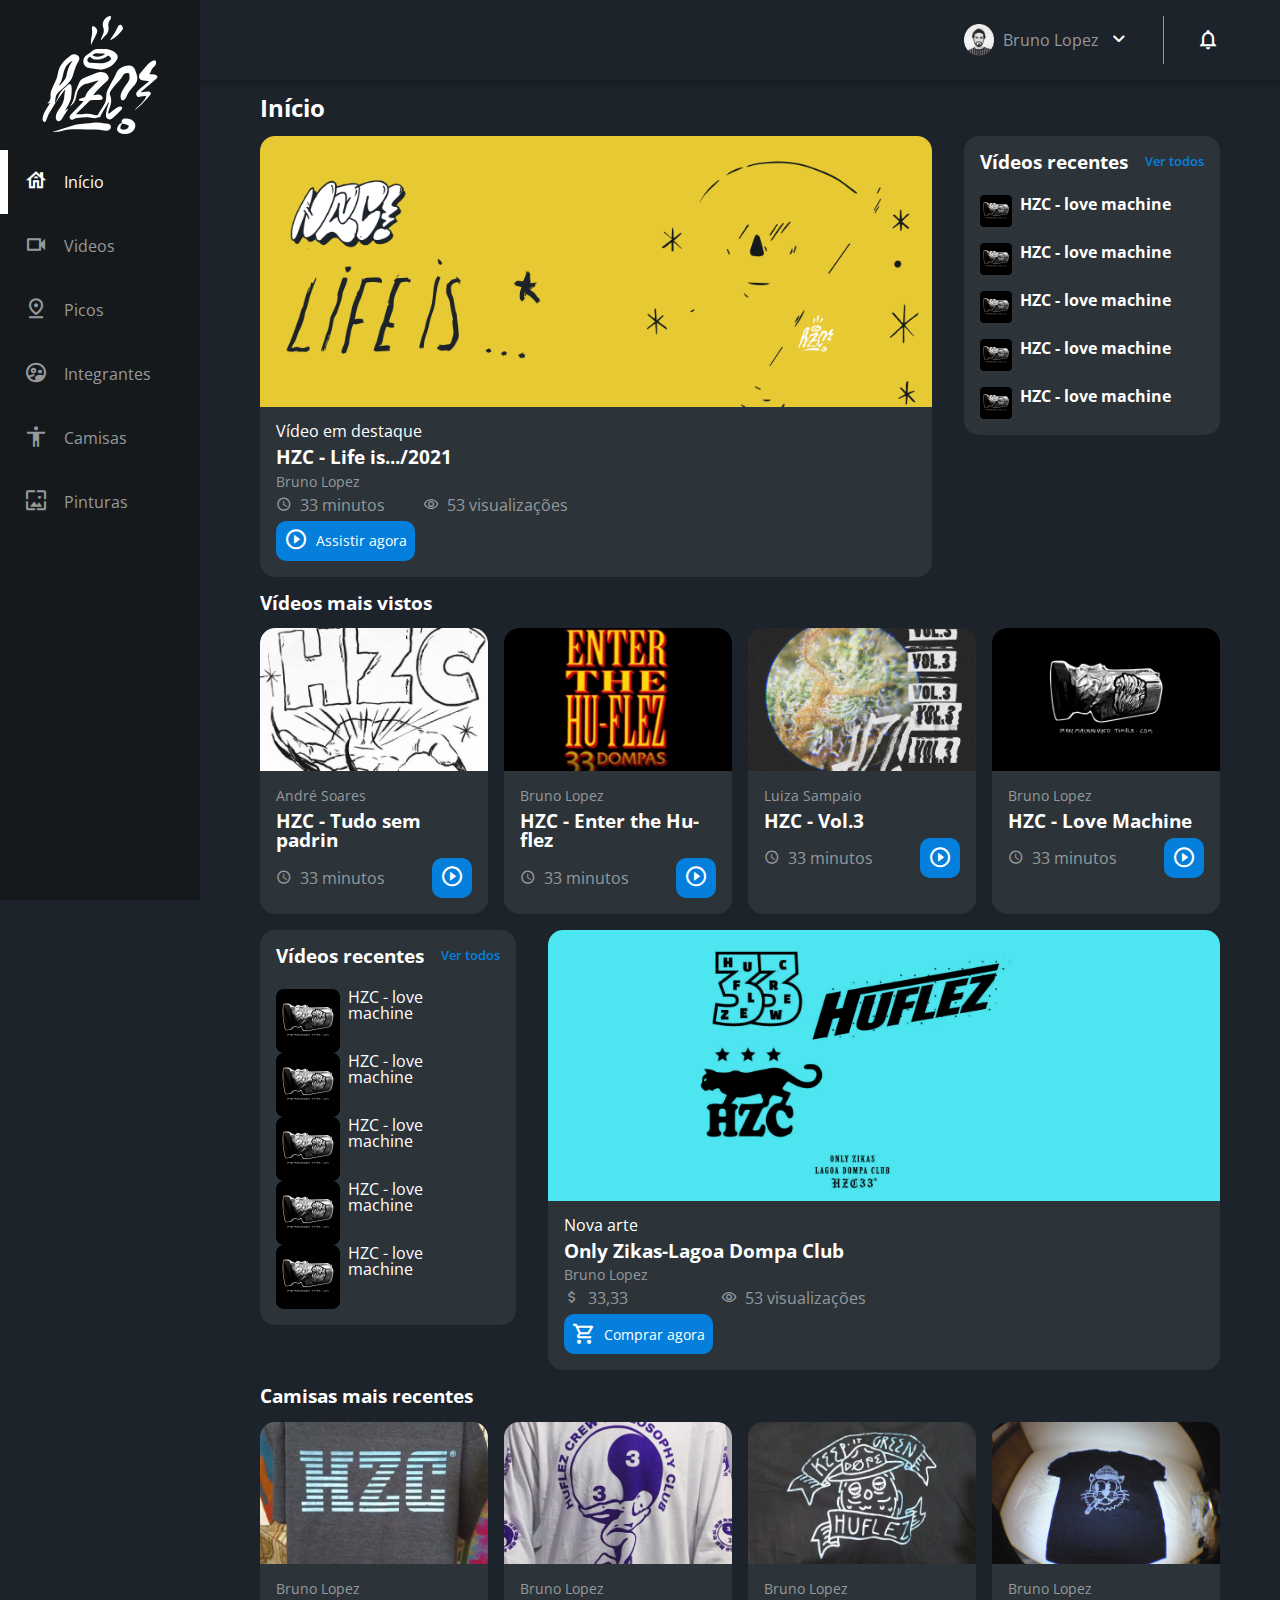
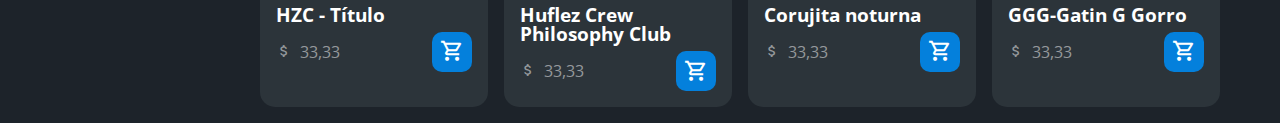
<file: index.html>
<!DOCTYPE html>
<html lang="pr-br">
<head>
	<meta charset="utf-8">
	<meta name="viewport" content="width=device-width, initial-scale=1">
	<title>HZC | Home</title>
	<link rel="stylesheet" href="css/reset.css">
	<link rel="preconnect" href="https://fonts.googleapis.com">
	<link rel="preconnect" href="https://fonts.gstatic.com" crossorigin>
	<link rel="stylesheet" href="https://fonts.googleapis.com/css2?family=Open+Sans:wght@400;600;700&display=swap">
	<link rel="stylesheet" href="css/estilos.css">
</head>
<body>
	<header class="cabecalho">
		<button class="cabecalho__menu" aria-label="menu"><i></i></button>
		<img src="img/logo.svg" alt="logotipo da HZC" class="cabecalho__logo">
		<p class="cabecalho__perfil">Bruno Lopez</p>
		<button class="cabecalho__notificacao" aria-label="notificação"><i></i></button>
	</header>
	<nav class="menu-lateral">
		<img src="img/logo.svg" alt="" class="menu-lateral__logo">
		<a href="#" class="menu-lateral__link menu-lateral__link--inicio menu-lateral__link--ativo">Início</a>
		<a href="#" class="menu-lateral__link menu-lateral__link--videos">Videos</a>
		<a href="pico.html" class="menu-lateral__link menu-lateral__link--picos">Picos</a>
		<a href="#" class="menu-lateral__link menu-lateral__link--integrantes">Integrantes</a>
		<a href="#" class="menu-lateral__link menu-lateral__link--camisas">Camisas</a>
		<a href="#" class="menu-lateral__link menu-lateral__link--pinturas">Pinturas</a>
	</nav>
	<main class="principal">
		<h2 class="titulo-pagina">Início</h2>
		<article class="cartao cartao--destaque destaque-video">
			<img src="img/banner-mobile_1.png" alt="Banner do cartão" class="cartao__imagem cartao__imagem--mobile">
			<img src="img/banner_1.png" alt="Banner do cartão" class="cartao__imagem cartao__imagem--desktop" > 
				<div class="cartao__conteudo">
					<p class="cartao__destaque">Vídeo em destaque</p>
					<h3 class="cartao__titulo">HZC - Life is.../2021</h3>
					<p class="cartao__perfil">Bruno Lopez</p>
					<p class="cartao__info cartao__info--tempo">33 minutos</p>
					<p class="cartao__info cartao__info--visualizacao">53 visualizações</p>
					<button class="cartao__botao cartao__botao--play cartao__botao--destaque">Assistir agora</button>
				</div>
		</article>
		<article class="cartao cartao--recentes videos-recentes">
			<h3 class="cartao__titulo">Vídeos recentes</h3>
			<a href="#" class="cartao__link">Ver todos</a>
			<ul class="cartao__lista">
				<li class="cartao__item">
					<img src="img/miniatura_1.png" alt="thumbnail" class="cartao__item-thumbnail">
					<h4 class="cartao__item-titulo">HZC - love machine</h4>
				</li>
				<li class="cartao__item">
					<img src="img/miniatura_1.png" alt="thumbnail" class="cartao__item-thumbnail">
					<h4 class="cartao__item-titulo">HZC - love machine</h4>
				</li>
				<li class="cartao__item">
					<img src="img/miniatura_1.png" alt="thumbnail" class="cartao__item-thumbnail">
					<h4 class="cartao__item-titulo">HZC - love machine</h4>
				</li>
				<li class="cartao__item">
					<img src="img/miniatura_1.png" alt="thumbnail" class="cartao__item-thumbnail">
					<h4 class="cartao__item-titulo">HZC - love machine</h4>
				</li>
				<li class="cartao__item">
					<img src="img/miniatura_1.png" alt="thumbnail" class="cartao__item-thumbnail">
					<h4 class="cartao__item-titulo">HZC - love machine</h4>
				</li>
			</ul>
		</article>
		<section class="secao secao-videos">
			<h3 class="titulo-secao">Vídeos mais vistos</h3>
			<article class="cartao">
			<img src="img/video_1.png" alt="video" class="cartao__imagem"></img>
				<div class="cartao__conteudo">
					<p class="cartao__perfil">André Soares</p>
					<h3 class="cartao__titulo">HZC - Tudo sem padrin</h3>
					<p class="cartao__info cartao__info--tempo">33 minutos</p>
					<button class="cartao__botao cartao__botao--play" aria-label="Assistir agora"></button>
				</div>
			</article>
			<article class="cartao">
			<img src="img/video_2.png" alt="video" class="cartao__imagem"></img>
				<div class="cartao__conteudo">
					<p class="cartao__perfil">Bruno Lopez</p>
					<h3 class="cartao__titulo">HZC - Enter the Hu-flez</h3>
					<p class="cartao__info cartao__info--tempo">33 minutos</p>
					<button class="cartao__botao cartao__botao--play" aria-label="Assistir agora"></button>
				</div>
			</article>
			<article class="cartao">
			<img src="img/video_3.png" alt="video" class="cartao__imagem"></img>
				<div class="cartao__conteudo">
					<p class="cartao__perfil">Luiza Sampaio</p>
					<h3 class="cartao__titulo">HZC - Vol.3</h3>
					<p class="cartao__info cartao__info--tempo">33 minutos</p>
					<button class="cartao__botao cartao__botao--play" aria-label="Assistir agora"></button>
				</div>
			</article>
			<article class="cartao">
			<img src="img/video_4.png" alt="video" class="cartao__imagem"></img>
				<div class="cartao__conteudo">
					<p class="cartao__perfil">Bruno Lopez</p>
					<h3 class="cartao__titulo">HZC - Love Machine</h3>
					<p class="cartao__info cartao__info--tempo">33 minutos</p>
					<button class="cartao__botao cartao__botao--play" aria-label="Assistir agora"></button>
				</div>
			</article>
		</section>
		<article class="cartao cartao--recentes produtos-recentes">
			<h3 class="cartao__titulo">Vídeos recentes</h3>
			<a href="#" class="cartao__link">Ver todos</a>
			<ul>
				<li class="cartao__item">
					<img src="img/miniatura_1.png" alt="thumbnail" class="cartao__link-thumbnail">
					<h4 class="cartao__link-titulo">HZC - love machine</h4>
				</li>
				<li class="cartao__item">
					<img src="img/miniatura_1.png" alt="thumbnail" class="cartao__link-thumbnail">
					<h4 class="cartao__link-titulo">HZC - love machine</h4>
				</li>
				<li class="cartao__item">
					<img src="img/miniatura_1.png" alt="thumbnail" class="cartao__link-thumbnail">
					<h4 class="cartao__link-titulo">HZC - love machine</h4>
				</li>
				<li class="cartao__item">
					<img src="img/miniatura_1.png" alt="thumbnail" class="cartao__link-thumbnail">
					<h4 class="cartao__link-titulo">HZC - love machine</h4>
				</li>
				<li class="cartao__item">
					<img src="img/miniatura_1.png" alt="thumbnail" class="cartao__link-thumbnail">
					<h4 class="cartao__link-titulo">HZC - love machine</h4>
				</li>
			</ul>
		</article>
		<article class="cartao cartao--destaque destaque-produtos">
			<img src="img/banner-mobile_2.png" alt="Banner do cartão" class="cartao__imagem cartao__imagem--mobile">
			<img src="img/banner_2.png" alt="Banner do cartão" class="cartao__imagem cartao__imagem--desktop">
				<div class="cartao__conteudo">
					<p class="cartao__destaque">Nova arte</p>
					<h3 class="cartao__titulo">Only Zikas-Lagoa Dompa Club</h3>
					<p class="cartao__perfil">Bruno Lopez</p>
					<p class="cartao__info cartao__info--dinheiro">33,33</p>
					<p class="cartao__info cartao__info--visualizacao">53 visualizações</p>
					<button class="cartao__botao cartao__botao--loja cartao__botao--destaque">Comprar agora</button>
				</div>
		</article>
		<section class="secao secao-produtos">
			<h3 class="titulo-secao">Camisas mais recentes</h3>
			<article class="cartao">
			<img src="img/produto_1.png" alt="video" class="cartao__imagem"></img>
				<div class="cartao__conteudo">
					<p class="cartao__perfil">Bruno Lopez</p>
					<h3 class="cartao__titulo">HZC - Título</h3>
					<p class="cartao__info cartao__info--dinheiro">33,33</p>
					<button class="cartao__botao cartao__botao--loja" aria-label="Comprar agora"></button>
				</div>
			</article>
			<article class="cartao">
			<img src="img/produto_2.png" alt="video" class="cartao__imagem"></img>
				<div class="cartao__conteudo">
					<p class="cartao__perfil">Bruno Lopez</p>
					<h3 class="cartao__titulo">Huflez Crew Philosophy Club</h3>
					<p class="cartao__info cartao__info--dinheiro">33,33</p>
					<button class="cartao__botao cartao__botao--loja" aria-label="Comprar agora"></button>
				</div>
			</article>
			<article class="cartao">
			<img src="img/produto_3.png" alt="video" class="cartao__imagem"></img>
				<div class="cartao__conteudo">
					<p class="cartao__perfil">Bruno Lopez</p>
					<h3 class="cartao__titulo">Corujita noturna</h3>
					<p class="cartao__info cartao__info--dinheiro">33,33</p>
					<button class="cartao__botao cartao__botao--loja" aria-label="Comprar agora"></button>
				</div>
			</article>
			<article class="cartao">
			<img src="img/produto_4.png" alt="video" class="cartao__imagem"></img>
				<div class="cartao__conteudo">
					<p class="cartao__perfil">Bruno Lopez</p>
					<h3 class="cartao__titulo">GGG-Gatin G Gorro</h3>
					<p class="cartao__info cartao__info--dinheiro">33,33</p>
					<button class="cartao__botao cartao__botao--loja" aria-label="Comprar agora"></button>
				</div>
			</article>
		</section>
	</main>
	<script src="javascript/index.js"></script>
</body>
</html>
</file>
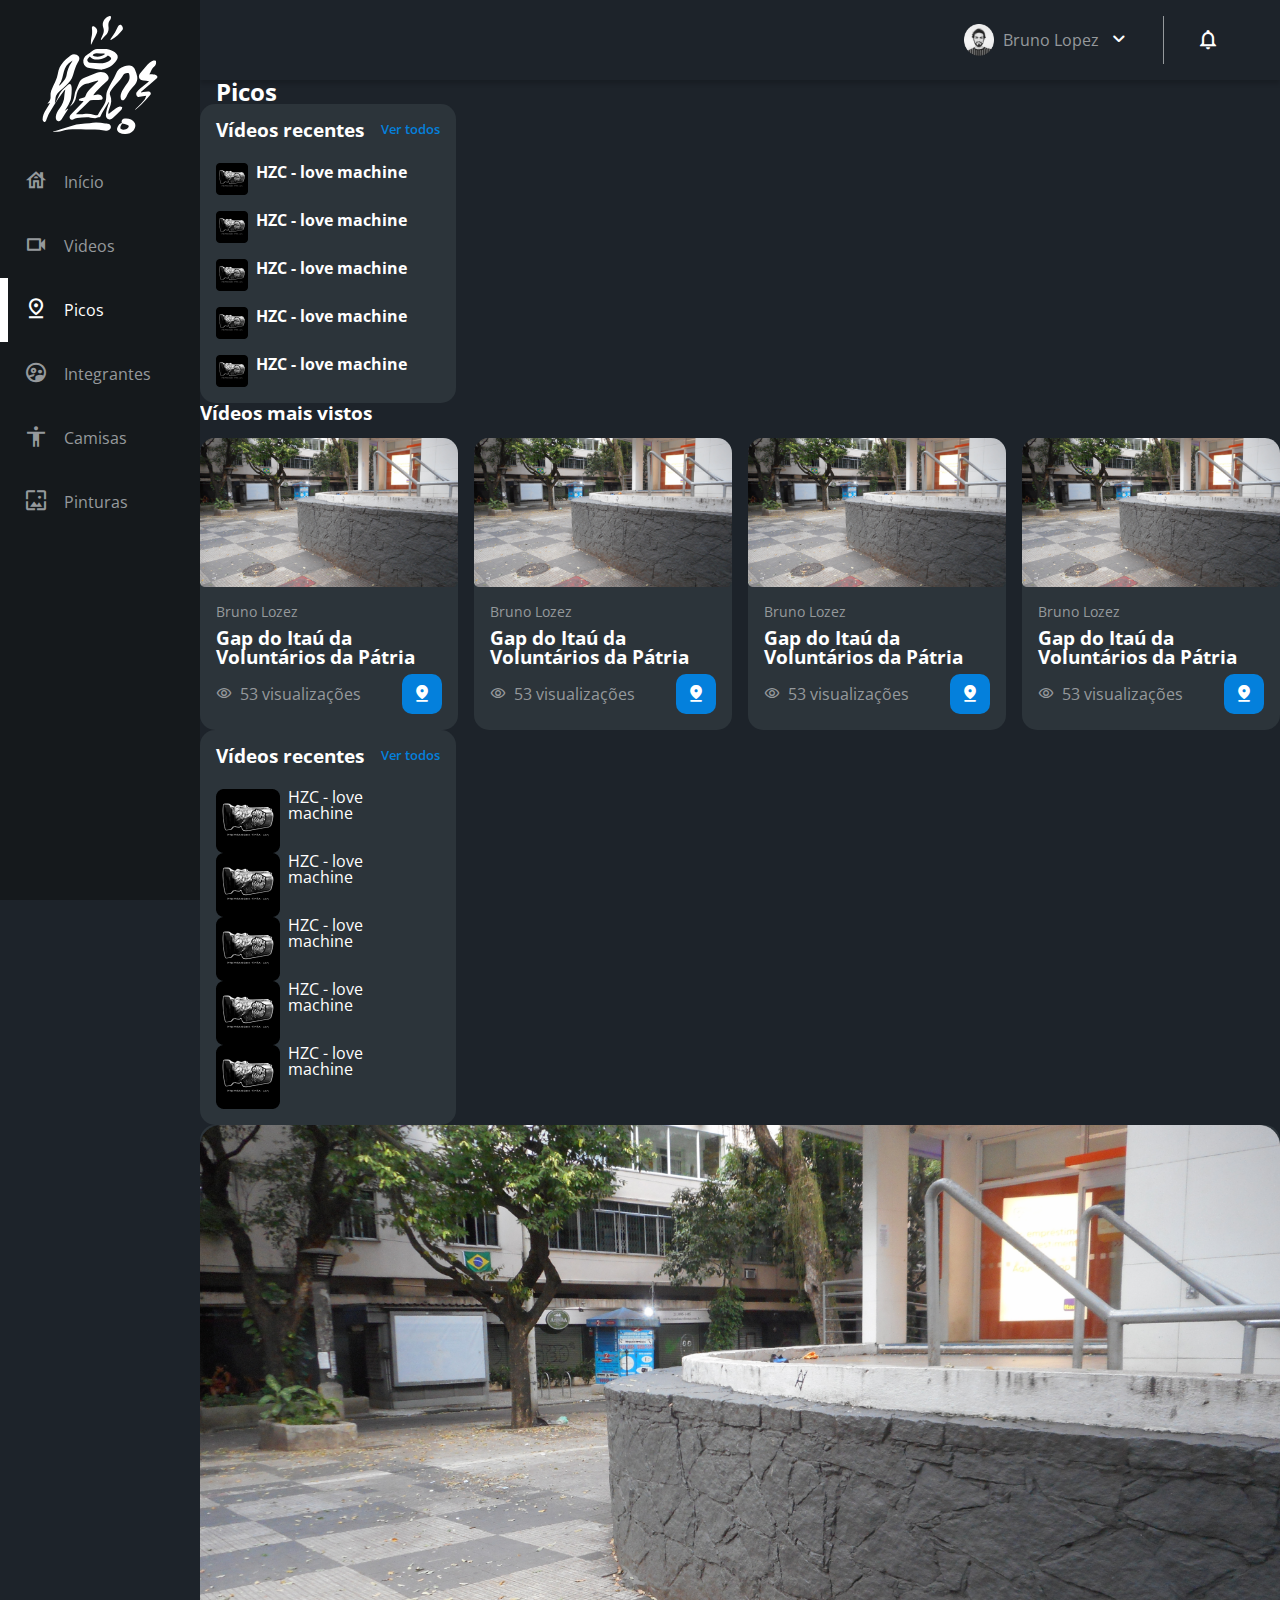
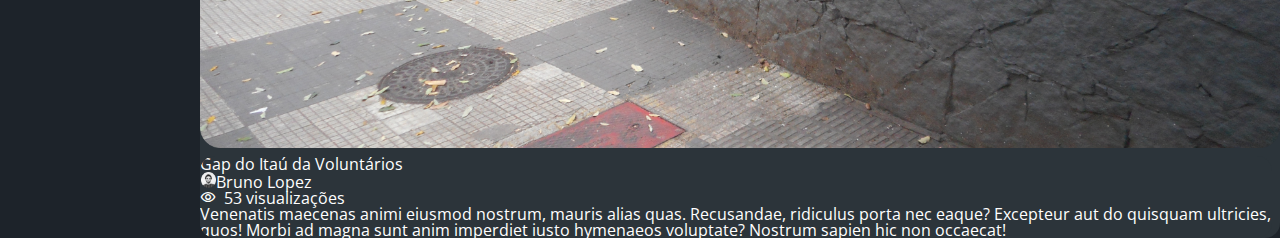
<file: pico.html>
<!DOCTYPE html>
<html>
<head>
	<meta charset="utf-8">
	<meta name="viewport" content="width=device-width, initial-scale=1">
	<title>HZC | PICO</title>
	<link rel="stylesheet" href="css/reset.css">
	<link rel="preconnect" href="https://fonts.googleapis.com">
	<link rel="preconnect" href="https://fonts.gstatic.com" crossorigin>
	<link rel="stylesheet" href="https://fonts.googleapis.com/css2?family=Open+Sans:wght@400;600;700&display=swap">
	<link rel="stylesheet" href="css/estilos.css">
	<link rel="stylesheet" href="css/pico.css">
</head>
<body>
	<header class="cabecalho">
		<button class="cabecalho__menu" aria-label="menu"><i></i></button>
		<img src="img/logo.svg" alt="logotipo da HZC" class="cabecalho__logo">
		<p class="cabecalho__perfil">Bruno Lopez</p>
		<button class="cabecalho__notificacao" aria-label="notificação"><i></i></button>
	</header>
	<nav class="menu-lateral">
		<img src="img/logo.svg" alt="" class="menu-lateral__logo">
		<a href="index.html" class="menu-lateral__link menu-lateral__link--inicio">Início</a>
		<a href="#" class="menu-lateral__link menu-lateral__link--videos">Videos</a>
		<a href="pico.html" class="menu-lateral__link menu-lateral__link--picos menu-lateral__link--ativo">Picos</a>
		<a href="#" class="menu-lateral__link menu-lateral__link--integrantes">Integrantes</a>
		<a href="#" class="menu-lateral__link menu-lateral__link--camisas">Camisas</a>
		<a href="#" class="menu-lateral__link menu-lateral__link--pinturas">Pinturas</a>
	</nav>
	<main>
		<div class="pico-conteudo"> 
			<h2 class="titulo-pagina">Picos</h2>
			<article class="cartao cartao--destaque destaque-video">
				<img src="img/mapa-picos.png" alt="Banner do cartão" class="pico__imagem cartao__imagem--mobile"> 
			</article>
		</div>
		<article class="cartao cartao--recentes videos-recentes">
			<h3 class="cartao__titulo">Vídeos recentes</h3>
			<a href="#" class="cartao__link">Ver todos</a>
			<ul class="cartao__lista">
				<li class="cartao__item">
					<img src="img/miniatura_1.png" alt="thumbnail" class="cartao__item-thumbnail">
					<h4 class="cartao__item-titulo">HZC - love machine</h4>
				</li>
				<li class="cartao__item">
					<img src="img/miniatura_1.png" alt="thumbnail" class="cartao__item-thumbnail">
					<h4 class="cartao__item-titulo">HZC - love machine</h4>
				</li>
				<li class="cartao__item">
					<img src="img/miniatura_1.png" alt="thumbnail" class="cartao__item-thumbnail">
					<h4 class="cartao__item-titulo">HZC - love machine</h4>
				</li>
				<li class="cartao__item">
					<img src="img/miniatura_1.png" alt="thumbnail" class="cartao__item-thumbnail">
					<h4 class="cartao__item-titulo">HZC - love machine</h4>
				</li>
				<li class="cartao__item">
					<img src="img/miniatura_1.png" alt="thumbnail" class="cartao__item-thumbnail">
					<h4 class="cartao__item-titulo">HZC - love machine</h4>
				</li>
			</ul>
		</article>
		<section class="secao secao-videos">
			<h3 class="titulo-secao">Vídeos mais vistos</h3>
			<article class="cartao">
			<img src="img/artigo_1.png" alt="video" class="cartao__imagem"></img>
				<div class="cartao__conteudo">
					<p class="cartao__perfil">Bruno Lozez</p>
					<h3 class="cartao__titulo">Gap do Itaú da Voluntários da Pátria</h3>
					<p class="cartao__info cartao__info--visualizacao">53 visualizações</p>
					<button class="cartao__botao cartao__botao--local" aria-label="Assistir agora"></button>
				</div>
			</article>
			<article class="cartao">
			<img src="img/artigo_1.png" alt="video" class="cartao__imagem"></img>
				<div class="cartao__conteudo">
					<p class="cartao__perfil">Bruno Lozez</p>
					<h3 class="cartao__titulo">Gap do Itaú da Voluntários da Pátria</h3>
					<p class="cartao__info cartao__info--visualizacao">53 visualizações</p>
					<button class="cartao__botao cartao__botao--local" aria-label="Assistir agora"></button>
				</div>
			</article>
			<article class="cartao">
			<img src="img/artigo_1.png" alt="video" class="cartao__imagem"></img>
				<div class="cartao__conteudo">
					<p class="cartao__perfil">Bruno Lozez</p>
					<h3 class="cartao__titulo">Gap do Itaú da Voluntários da Pátria</h3>
					<p class="cartao__info cartao__info--visualizacao">53 visualizações</p>
					<button class="cartao__botao cartao__botao--local" aria-label="Assistir agora"></button>
				</div>
			</article>
			<article class="cartao">
			<img src="img/artigo_1.png" alt="video" class="cartao__imagem"></img>
				<div class="cartao__conteudo">
					<p class="cartao__perfil">Bruno Lozez</p>
					<h3 class="cartao__titulo">Gap do Itaú da Voluntários da Pátria</h3>
					<p class="cartao__info cartao__info--visualizacao">53 visualizações</p>
					<button class="cartao__botao cartao__botao--local" aria-label="Assistir agora"></button>
				</div>
			</article>
		</section>
		<article class="cartao cartao--recentes produtos-recentes">
			<h3 class="cartao__titulo">Vídeos recentes</h3>
			<a href="#" class="cartao__link">Ver todos</a>
			<ul>
				<li class="cartao__item">
					<img src="img/miniatura_1.png" alt="thumbnail" class="cartao__link-thumbnail">
					<h4 class="cartao__link-titulo">HZC - love machine</h4>
				</li>
				<li class="cartao__item">
					<img src="img/miniatura_1.png" alt="thumbnail" class="cartao__link-thumbnail">
					<h4 class="cartao__link-titulo">HZC - love machine</h4>
				</li>
				<li class="cartao__item">
					<img src="img/miniatura_1.png" alt="thumbnail" class="cartao__link-thumbnail">
					<h4 class="cartao__link-titulo">HZC - love machine</h4>
				</li>
				<li class="cartao__item">
					<img src="img/miniatura_1.png" alt="thumbnail" class="cartao__link-thumbnail">
					<h4 class="cartao__link-titulo">HZC - love machine</h4>
				</li>
				<li class="cartao__item">
					<img src="img/miniatura_1.png" alt="thumbnail" class="cartao__link-thumbnail">
					<h4 class="cartao__link-titulo">HZC - love machine</h4>
				</li>
			</ul>
		</article>
		<article class="cartao cartao__artigo">
			<img src="img/artigo_1.png" class="artigo__imagem">
			<div class="cartao">
				<p class="titulo-pico">Gap do Itaú da Voluntários</p>
				<p class="artigo__perfil">Bruno Lopez</p>
				<p class="info__artigo cartao__info--visualizacao">53 visualizações</p>
				<p class="conteudo__artigo">Venenatis maecenas animi eiusmod nostrum, mauris alias quas. Recusandae, ridiculus porta nec eaque? Excepteur aut do quisquam ultricies, quos! Morbi ad magna sunt anim imperdiet iusto hymenaeos voluptate? Nostrum sapien hic non occaecat! </p>
			</div>
		</article>
		</section>
	</main>
	<script src="javascript/index.js"></script>
</body>
</html>
</file>
<file: css/estilos.css>
@font-face {
    font-family: 'icones';
    src: url(../font/icones.ttf);
}

body {
	background-color: #1D232A;
	font-family: "Open Sans", icones, sans-serif;
	color: #FFFFFF;
}

@media screen and (min-width: 1024px) {
	body {
		display: grid;
		grid-template-columns: auto 1fr;
	}
}

.cabecalho {
	display: flex;
	justify-content: space-between;
	align-items: center;
	background-color: #15191C;
	padding: 8px 16px;
	box-shadow: 0px 4px 4px rgba(0, 0, 0, 0.16);
}

.cabecalho__menu i::before{
	content: "\e904";
	font-size: 24px;
}

.cabecalho__notificacao i::before {
	content: "\e906";
	font-size: 24px;
}

.cabecalho__logo {
	width: 40px;
}

.cabecalho__perfil {
	display: none;
}

@media screen and (min-width: 1024px) {
	.cabecalho {
		background-color: #1D232A;
		display: grid;
		column-gap: 32px;
		grid-template-columns: 1fr auto;
		padding: 16px 60px;
		height: 80px;
		box-sizing: border-box;
		grid-column: 2;
	}

	.cabecalho__menu {
		display: none;
	}

	.cabecalho__logo {
		display: none;
	}

	.cabecalho__perfil {
		display: grid;
		grid-template-columns: repeat(3, auto);
		column-gap: 8px;
		align-items: center;
		justify-self: flex-end;
		color: #95999C;
		padding: 8px 32px;
		border-right: 1px solid #95999C;
	}

	.cabecalho__perfil::before {
		content: "";
		display: block;
		width: 32px;
		height: 32px;
		background-image: url(../img/profile_2.png);
		background-size: contain;
		background-repeat: no-repeat;
		background-position: center;
	}

	.cabecalho__perfil::after {
		content: "\e90d";
		color: #FFFFFF;
		font-size: 1.5rem;
	}
}

.menu-lateral {
	display: flex;
	flex-direction: column;
	background-color: #15191C;
	width: 75vw;
	height: 100vh;

	position: absolute;
	left: -100vw;
	transition: .25s;
	z-index: 99;
}

.menu-lateral--ativo {
	left: 0;
	transition: .25s;
}

.menu-lateral__logo {
	align-self: center;
	width: 118px;
	padding: 16px;
}

.menu-lateral__link {
	height: 64px;
	color: #95999C;
	padding-left: 64px;
	display: flex;
	align-items: center;
}

.menu-lateral__link--ativo {
	color: #FFFFFF;
	padding-left: 56px;
	border-left: 8px solid #FFFFFF;
}

.menu-lateral__link::before {
	width: 24px;
	height: 24px;
	font-size: 24px;
	position: absolute;
	left: 24px;
}

.menu-lateral__link--inicio::before {
	content: "\e902";
}

.menu-lateral__link--videos::before {
	content: "\e90e";
}

.menu-lateral__link--picos::before {
	content: "\e909";
}

.menu-lateral__link--integrantes::before {
	content: "\e903";
}

.menu-lateral__link--camisas::before {
	content: "\e900";
}

.menu-lateral__link--pinturas::before {
	content: "\e90a";
}

@media screen and (min-width: 1024px) {
	.menu-lateral {
		position: static;
		width: 200px;
		grid-column: 1;
		grid-row: 1 / span 2;
	}
}

.principal {
	padding: 24px 16px;
	display: grid;
	gap: 16px;
	grid-template-areas: 
		"titulo-pagina titulo-pagina titulo-pagina"
		"destaque-video destaque-video destaque-video"
		"secao-videos secao-videos secao-videos"
		"destaque-produtos destaque-produtos destaque-produtos"
		"secao-produtos secao-produtos secao-produtos"
		;
}


.titulo-pagina {
	font-size: 1.5rem;
	font-weight: 700;
	grid-area: titulo-pagina;
}

.titulo-secao {
	font-size: 1.2rem;
	font-weight: 700;
}

@media screen and (min-width: 1024px) {
	.principal {
		display: grid;
		grid-template-columns: auto 1fr auto;
		column-gap: 32px;
		padding: 16px 60px;
		grid-row: 2;
		grid-column: 2;
		grid-template-areas: 
		"titulo-pagina titulo-pagina titulo-pagina"
		"destaque-video destaque-video videos-recentes"
		"secao-videos secao-videos secao-videos"
		"produtos-recentes destaque-produtos destaque-produtos"
		"secao-produtos secao-produtos secao-produtos"
		;
	}

	.titulo-secao {
		grid-column: span 4;
	}
}

.cartao {
	width: 100%;
	border-radius: 15px;
	overflow: hidden;
	background-color: #2C343A;
}

.cartao--destaque {
	margin-bottom: 16px;
}

.cartao__imagem--desktop {
	display: none;
}

.cartao__conteudo {
	padding: 16px;
	display: grid;
	grid-template-columns: auto 1fr;
	gap: 8px;
}

.cartao__destaque {
	grid-column: span 2;
}

.cartao__titulo {
	font-size: 1.2rem;
	font-weight: 700;
	grid-column: span 2;
}

.cartao__perfil {
	color: #95999C;
	font-size: 0.9rem;
	grid-column: span 2
}

.cartao__info {
	display: flex;
	align-items: center;
	color: #95999C;
}

.cartao__info--tempo:before {
	content: "\e90c";
	margin-right: 8px;
}

.cartao__info--dinheiro::before {
	content: "\e905";
	margin-right: 8px;
}

.cartao__info--visualizacao::before {
	content: "\e90f";
	margin-right: 8px;
}

.cartao__botao {
	display: flex;
	justify-content: center;
	align-items: center;
	background-color: #0480DC;
	width: 40px;
	height: 40px;
	border-radius: 10px;
	font-size: 0.9rem;
	justify-self: flex-end;
}

.cartao__botao--play::before {
	content: "\e90b";
	font-size: 24px;
}

.cartao__botao--loja::before {
	content: "\e901";
	font-size: 24px;
}

.cartao__botao--destaque {
	width: 100%;
	grid-column: span 2;
}

.cartao__botao--destaque::before {
	margin-right: 8px;
}

.cartao--recentes {
	display: none;
}

@media screen and (min-width: 1024px) {
	.cartao--destaque {
		margin-bottom: 0;
	}

	.cartao__imagem--mobile {
		display: none;
	}

	.cartao__imagem--desktop {
		display: block;
	}

	.cartao--recentes {
		display: grid;
		grid-template-columns: auto auto;
		align-items: center;
		row-gap: 24px;
		width: 256px;
		padding: 16px;
		box-sizing: border-box;
		align-self: flex-start;
	}

	.cartao--recentes .cartao__titulo {
		grid-column: auto;
	}

	.cartao__link {
		font-size: 0.8rem;
		font-weight: 600;
		color: #0480DC;
		justify-self: flex-end;
	}

	.cartao__lista {
		display: grid;
		row-gap: 16px;
		grid-column: span 2;
	}

	.cartao__botao--destaque {
		grid-column: auto;
		padding: 16px 8px;
	}

	.cartao__item {
		display: grid ;
		grid-template-columns: auto 1fr;
		gap: 8px;
	}

	.cartao__item-thumbnail {
		width: 32px;
		grid-row: span 2;
	}

	.cartao__item-titulo {
		font-size: 1rem;
		line-height: 1.2rem;
		font-weight: 700;
	}

	.cartao__item-perfil {
		font-size: 0.8rem;
		color: #95999C;
	}
}

.secao {
	display: grid;
	gap: 16px;
}

@media screen and (min-width: 1024px) {
	.secao {
		grid-template-columns: repeat(4, 1fr);
	}
}

@media screen and (min-width: 1024px) {
	.destaque-video {
		grid-area: destaque-video;
	}

	.videos-recentes {
		grid-area: videos-recentes;
	}

	.secao-videos {
		grid-area: secao-videos;
	}

	.destaque-produtos {
		grid-area: destaque-produtos;
	}

	.produtos-recentes {
		grid-area: produtos-recentes;
	}

	.secao-produtos {
		grid-area: secao-produtos;
	}
}


.destaque-video {
		grid-area: destaque-video;
	}

	.videos-recentes {
		grid-area: videos-recentes;
	}

	.secao-videos {
		grid-area: secao-videos;
	}

	.destaque-produtos {
		grid-area: destaque-produtos;
	}

	.produtos-recentes {
		grid-area: produtos-recentes;
	}

	.secao-produtos {
		grid-area: secao-produtos;
	}
</file>
<file: css/pico.css>
.pico-conteudo {
	padding: 0px 16px;
}

.pico__imagem {
	width: 750px;
}

.cartao__botao--local::before {
	content: "\e908";
	font-size: 20px;
}

.cartao__artigo {
	display: grid;
	grid-template-columns: auto 1fr;
	gap: 8px;
}

.artigo__imagem {
	grid-column: 1 / span 2;
}

.artigo__perfil {
	grid-column: 1 / span 2;
}

.artigo__perfil::before {
		content: "";
		display: inline-block;
		width: 16px;
		height: 16px;
		background-image: url(../img/profile_2.png);
		background-size: contain;
		background-repeat: no-repeat;
		background-position: center;
}

.conteudo__artigo {
	grid-column: 1 / span 2;
}

.info__artigo {
	grid-column: 2;
}
</file>
